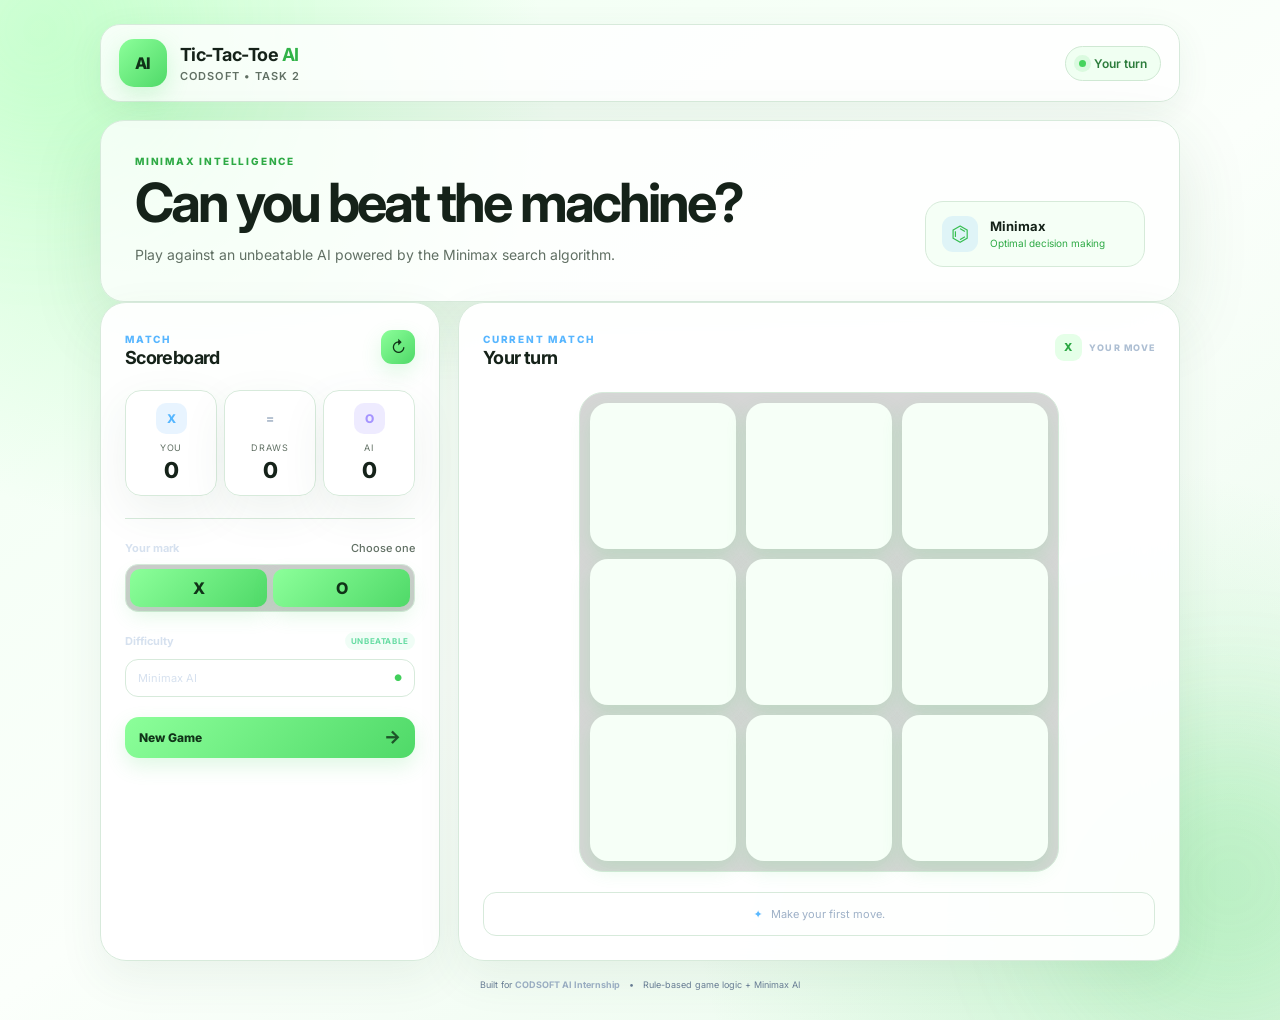
<file: Task_2_Tic_Tac_Toe_AI/index.html>
<!DOCTYPE html>
<html lang="en">
<head>
  <meta charset="UTF-8">
  <meta name="viewport" content="width=device-width, initial-scale=1.0">
  <meta name="description" content="CODSOFT Task 2 - Tic-Tac-Toe AI using the Minimax algorithm">
  <title>Tic-Tac-Toe AI | CODSOFT Task 2</title>
  <link rel="preconnect" href="https://fonts.googleapis.com">
  <link rel="preconnect" href="https://fonts.gstatic.com" crossorigin>
  <link href="https://fonts.googleapis.com/css2?family=Inter:wght@400;500;600;700;800&display=swap" rel="stylesheet">
  <link rel="stylesheet" href="style.css">
</head>
<body>
  <div class="ambient ambient-one"></div>
  <div class="ambient ambient-two"></div>

  <main class="app-shell">
    <header class="topbar">
      <div class="brand">
        <div class="brand-mark">AI</div>
        <div>
          <h1>Tic-Tac-Toe <span>AI</span></h1>
          <p>CODSOFT • Task 2</p>
        </div>
      </div>
      <div class="status-pill" id="statusPill">
        <span class="status-dot"></span>
        <span id="statusText">Ready to play</span>
      </div>
    </header>

    <section class="hero">
      <div>
        <p class="eyebrow">MINIMAX INTELLIGENCE</p>
        <h2>Can you beat the machine?</h2>
        <p class="hero-copy">Play against an unbeatable AI powered by the Minimax search algorithm.</p>
      </div>
      <div class="algorithm-card">
        <span class="algorithm-icon">⌬</span>
        <div>
          <strong>Minimax</strong>
          <small>Optimal decision making</small>
        </div>
      </div>
    </section>

    <section class="game-layout">
      <aside class="panel side-panel">
        <div class="panel-heading">
          <div>
            <span class="panel-kicker">MATCH</span>
            <h3>Scoreboard</h3>
          </div>
          <button class="icon-button" id="resetScoreBtn" title="Reset score" aria-label="Reset score">↻</button>
        </div>

        <div class="score-grid">
          <div class="score-card player-card">
            <div class="avatar x-avatar">X</div>
            <div class="score-name">You</div>
            <div class="score" id="playerScore">0</div>
          </div>
          <div class="score-card draw-card">
            <div class="avatar draw-avatar">=</div>
            <div class="score-name">Draws</div>
            <div class="score" id="drawScore">0</div>
          </div>
          <div class="score-card ai-card">
            <div class="avatar o-avatar">O</div>
            <div class="score-name">AI</div>
            <div class="score" id="aiScore">0</div>
          </div>
        </div>

        <div class="divider"></div>

        <div class="control-block">
          <div class="control-label">
            <span>Your mark</span>
            <span class="muted">Choose one</span>
          </div>
          <div class="mark-toggle">
            <button class="mark-btn active" data-mark="X">X</button>
            <button class="mark-btn" data-mark="O">O</button>
          </div>
        </div>

        <div class="control-block">
          <div class="control-label">
            <span>Difficulty</span>
            <span class="badge">UNBEATABLE</span>
          </div>
          <div class="difficulty">
            <span>Minimax AI</span>
            <span>●</span>
          </div>
        </div>

        <button class="new-game-btn" id="newGameBtn">
          <span>New Game</span>
          <span class="arrow">→</span>
        </button>
      </aside>

      <section class="panel board-panel">
        <div class="board-header">
          <div>
            <span class="panel-kicker">CURRENT MATCH</span>
            <h3 id="roundTitle">Your turn</h3>
          </div>
          <div class="turn-indicator" id="turnIndicator">
            <span class="turn-symbol">X</span>
            <span id="turnText">YOUR MOVE</span>
          </div>
        </div>

        <div class="board-wrap">
          <div class="board" id="board" role="grid" aria-label="Tic-Tac-Toe board">
            <button class="cell" data-index="0" role="gridcell" aria-label="Empty"></button>
            <button class="cell" data-index="1" role="gridcell" aria-label="Empty"></button>
            <button class="cell" data-index="2" role="gridcell" aria-label="Empty"></button>
            <button class="cell" data-index="3" role="gridcell" aria-label="Empty"></button>
            <button class="cell" data-index="4" role="gridcell" aria-label="Empty"></button>
            <button class="cell" data-index="5" role="gridcell" aria-label="Empty"></button>
            <button class="cell" data-index="6" role="gridcell" aria-label="Empty"></button>
            <button class="cell" data-index="7" role="gridcell" aria-label="Empty"></button>
            <button class="cell" data-index="8" role="gridcell" aria-label="Empty"></button>
          </div>
        </div>

        <div class="game-message" id="gameMessage" aria-live="polite">
          <span class="message-icon">✦</span>
          <span id="messageText">Make your first move.</span>
        </div>
      </section>
    </section>

    <footer class="footer">
      <span>Built for <strong>CODSOFT AI Internship</strong></span>
      <span>•</span>
      <span>Rule-based game logic + Minimax AI</span>
    </footer>
  </main>

  <div class="modal-backdrop" id="resultModal" aria-hidden="true">
    <div class="result-modal">
      <button class="modal-close" id="modalClose" aria-label="Close">×</button>
      <div class="result-icon" id="resultIcon">✦</div>
      <p class="eyebrow">ROUND COMPLETE</p>
      <h2 id="resultTitle">You win!</h2>
      <p id="resultSubtitle">Excellent move.</p>
      <button class="new-game-btn" id="modalNewGame">Play Again <span class="arrow">→</span></button>
    </div>
  </div>

  <script src="script.js"></script>
</body>
</html>
</file>
<file: Task_2_Tic_Tac_Toe_AI/style.css>
:root {
  --bg: #07111f;
  --panel: rgba(13, 26, 45, 0.82);
  --panel-strong: #0e2036;
  --border: rgba(255, 255, 255, 0.09);
  --text: #f6f9ff;
  --muted: #8fa2bb;
  --blue: #42a5ff;
  --blue-2: #6b7cff;
  --cyan: #39d9ff;
  --green: #56e39f;
  --danger: #ff6b8a;
  --shadow: 0 24px 70px rgba(0, 0, 0, 0.34);
}

* { box-sizing: border-box; }
html { min-height: 100%; }
body {
  margin: 0;
  min-height: 100vh;
  color: var(--text);
  font-family: "Inter", system-ui, -apple-system, BlinkMacSystemFont, "Segoe UI", sans-serif;
  background:
    radial-gradient(circle at 15% 15%, rgba(66,165,255,.13), transparent 30%),
    radial-gradient(circle at 88% 85%, rgba(107,124,255,.13), transparent 32%),
    linear-gradient(145deg, #06101d 0%, #0a1728 48%, #07111f 100%);
  overflow-x: hidden;
}

button { font: inherit; }
.ambient { position: fixed; border-radius: 50%; filter: blur(80px); pointer-events: none; opacity: .26; }
.ambient-one { width: 260px; height: 260px; background: #1688ff; top: -100px; left: -90px; }
.ambient-two { width: 300px; height: 300px; background: #6c5cff; bottom: -130px; right: -100px; }

.app-shell { width: min(1160px, calc(100% - 36px)); margin: 0 auto; padding: 28px 0 22px; position: relative; z-index: 1; }

.topbar { display:flex; justify-content:space-between; align-items:center; gap:20px; }
.brand { display:flex; align-items:center; gap:13px; }
.brand-mark {
  width:48px; height:48px; border-radius:15px; display:grid; place-items:center;
  font-weight:800; letter-spacing:-.05em; color:white;
  background: linear-gradient(135deg, #36a7ff, #6d6cff);
  box-shadow: 0 10px 30px rgba(54,167,255,.22);
}
.brand h1 { font-size: 18px; margin:0; letter-spacing:-.03em; }
.brand h1 span { color: #59b4ff; }
.brand p { margin:4px 0 0; color:var(--muted); font-size:11px; font-weight:600; letter-spacing:.1em; text-transform:uppercase; }

.status-pill {
  display:flex; align-items:center; gap:8px; border:1px solid var(--border);
  background:rgba(255,255,255,.035); border-radius:999px; padding:9px 13px;
  color:#b8c7d9; font-size:12px; font-weight:600; backdrop-filter:blur(14px);
}
.status-dot { width:7px; height:7px; border-radius:50%; background:var(--green); box-shadow:0 0 13px var(--green); }

.hero { display:flex; justify-content:space-between; align-items:flex-end; gap:30px; padding:52px 2px 34px; }
.eyebrow, .panel-kicker { margin:0 0 8px; color:#57b6ff; font-size:10px; font-weight:800; letter-spacing:.18em; }
.hero h2 { margin:0; font-size:clamp(32px, 5vw, 54px); line-height:1.02; letter-spacing:-.055em; }
.hero-copy { margin:13px 0 0; color:var(--muted); max-width:560px; font-size:14px; line-height:1.7; }
.algorithm-card {
  min-width:220px; display:flex; align-items:center; gap:12px; padding:14px 16px;
  border:1px solid var(--border); border-radius:18px; background:rgba(255,255,255,.035);
  backdrop-filter:blur(14px);
}
.algorithm-icon { width:36px; height:36px; display:grid; place-items:center; border-radius:11px; background:rgba(66,165,255,.12); color:#6dc3ff; font-size:21px; }
.algorithm-card strong { display:block; font-size:13px; }
.algorithm-card small { display:block; color:var(--muted); font-size:10px; margin-top:3px; }

.game-layout { display:grid; grid-template-columns: 340px 1fr; gap:18px; align-items:stretch; }
.panel {
  border:1px solid var(--border); border-radius:26px; background:var(--panel);
  box-shadow:var(--shadow); backdrop-filter:blur(20px);
}
.side-panel { padding:24px; }
.panel-heading, .board-header { display:flex; justify-content:space-between; align-items:center; gap:15px; }
.panel h3 { margin:0; font-size:18px; letter-spacing:-.035em; }
.icon-button {
  border:1px solid var(--border); background:rgba(255,255,255,.035); color:#a9bbd0;
  width:34px; height:34px; border-radius:11px; cursor:pointer; transition:.2s;
}
.icon-button:hover { transform:translateY(-1px); color:white; border-color:rgba(255,255,255,.2); }

.score-grid { display:grid; grid-template-columns:repeat(3,1fr); gap:7px; margin-top:22px; }
.score-card { text-align:center; padding:12px 5px; border-radius:16px; background:rgba(255,255,255,.025); border:1px solid rgba(255,255,255,.05); }
.avatar { width:31px; height:31px; margin:0 auto 8px; display:grid; place-items:center; border-radius:10px; font-weight:800; font-size:12px; }
.x-avatar { color:#55b6ff; background:rgba(66,165,255,.12); }
.o-avatar { color:#a594ff; background:rgba(125,101,255,.13); }
.draw-avatar { color:#aab8ca; background:rgba(255,255,255,.06); }
.score-name { color:var(--muted); font-size:9px; text-transform:uppercase; letter-spacing:.09em; }
.score { font-size:22px; font-weight:800; margin-top:4px; }
.divider { height:1px; background:var(--border); margin:22px 0; }

.control-block { margin-bottom:20px; }
.control-label { display:flex; justify-content:space-between; align-items:center; margin-bottom:9px; font-size:11px; font-weight:700; color:#d6e1ef; }
.muted { color:var(--muted); font-weight:500; }
.badge { color:#65dca2; font-size:8px; padding:4px 6px; border-radius:999px; background:rgba(86,227,159,.09); letter-spacing:.08em; }
.mark-toggle { display:grid; grid-template-columns:1fr 1fr; gap:6px; padding:4px; border-radius:13px; background:rgba(0,0,0,.2); border:1px solid var(--border); }
.mark-btn {
  border:0; border-radius:10px; padding:9px; color:#8195ad; background:transparent;
  cursor:pointer; font-weight:800; transition:.2s;
}
.mark-btn.active { color:white; background:linear-gradient(135deg, #218ee7, #596bff); box-shadow:0 5px 15px rgba(45,127,234,.22); }
.difficulty { display:flex; justify-content:space-between; align-items:center; border:1px solid var(--border); border-radius:13px; padding:11px 12px; color:#d6e1ef; font-size:11px; background:rgba(255,255,255,.025); }
.difficulty span:last-child { color:var(--green); font-size:9px; }

.new-game-btn {
  width:100%; display:flex; justify-content:space-between; align-items:center; border:0; cursor:pointer;
  border-radius:14px; padding:13px 14px; color:white; font-weight:800; font-size:12px;
  background:linear-gradient(135deg, #258fe9, #5969f8); box-shadow:0 12px 25px rgba(52,115,232,.2);
  transition:transform .2s, box-shadow .2s;
}
.new-game-btn:hover { transform:translateY(-2px); box-shadow:0 15px 30px rgba(52,115,232,.28); }
.arrow { font-size:18px; line-height:0; opacity:.8; }

.board-panel { padding:24px; display:flex; flex-direction:column; min-height:600px; }
.turn-indicator { display:flex; align-items:center; gap:7px; color:#aebfd3; font-size:9px; font-weight:800; letter-spacing:.12em; }
.turn-symbol { width:27px; height:27px; border-radius:9px; display:grid; place-items:center; background:rgba(66,165,255,.1); color:#59b8ff; font-size:11px; }
.board-wrap { flex:1; display:grid; place-items:center; padding:24px 0 20px; }
.board {
  width:min(100%, 480px); aspect-ratio:1; display:grid; grid-template-columns:repeat(3,1fr);
  gap:10px; padding:10px; border-radius:24px; background:rgba(0,0,0,.16);
  border:1px solid var(--border);
}
.cell {
  position:relative; border:1px solid rgba(255,255,255,.065); border-radius:18px;
  background:rgba(255,255,255,.027); cursor:pointer; color:white; font-size:clamp(38px, 8vw, 68px);
  font-weight:800; transition:background .18s, transform .18s, border-color .18s;
}
.cell:hover:not(.filled) { background:rgba(66,165,255,.075); border-color:rgba(66,165,255,.35); transform:translateY(-1px); }
.cell.filled { cursor:default; }
.cell.x { color:#58baff; text-shadow:0 0 24px rgba(66,165,255,.32); }
.cell.o { color:#a695ff; text-shadow:0 0 24px rgba(128,101,255,.28); }
.cell.win { animation:winPulse .8s ease-in-out infinite alternate; border-color:rgba(86,227,159,.65); background:rgba(86,227,159,.08); }
.cell.pop { animation:pop .25s ease-out; }
@keyframes pop { 0%{transform:scale(.65);opacity:.2} 100%{transform:scale(1);opacity:1} }
@keyframes winPulse { from{box-shadow:0 0 0 rgba(86,227,159,0)} to{box-shadow:0 0 28px rgba(86,227,159,.13)} }

.game-message {
  display:flex; align-items:center; justify-content:center; gap:8px; min-height:44px; padding:10px 15px;
  color:#9eb1c7; font-size:11px; border:1px solid var(--border); border-radius:13px; background:rgba(255,255,255,.025);
}
.message-icon { color:#59b8ff; }

.footer { display:flex; justify-content:center; gap:9px; color:#687d96; font-size:9px; padding:18px 0 0; }
.footer strong { color:#9db0c6; }

.modal-backdrop {
  position:fixed; inset:0; display:grid; place-items:center; padding:20px; background:rgba(2,8,16,.72);
  backdrop-filter:blur(9px); opacity:0; visibility:hidden; transition:.22s; z-index:10;
}
.modal-backdrop.show { opacity:1; visibility:visible; }
.result-modal {
  width:min(400px,100%); padding:34px 28px 28px; text-align:center; border:1px solid rgba(255,255,255,.12);
  border-radius:26px; background:#0d1c30; box-shadow:0 30px 100px rgba(0,0,0,.55); transform:translateY(10px) scale(.98); transition:.22s;
}
.show .result-modal { transform:none; }
.modal-close { position:absolute; margin:-17px 0 0 143px; border:0; background:transparent; color:#8296ad; font-size:25px; cursor:pointer; }
.result-icon { width:62px; height:62px; margin:0 auto 20px; display:grid; place-items:center; border-radius:20px; color:#5abaff; background:rgba(66,165,255,.1); font-size:28px; }
.result-modal h2 { margin:0; font-size:30px; letter-spacing:-.05em; }
.result-modal p:not(.eyebrow) { color:var(--muted); font-size:12px; margin:9px 0 24px; }

@media (max-width: 860px) {
  .game-layout { grid-template-columns:1fr; }
  .side-panel { order:2; }
  .board-panel { min-height:unset; }
  .board { width:min(100%, 500px); }
}
@media (max-width: 600px) {
  .app-shell { width:min(100% - 22px, 1160px); padding-top:16px; }
  .hero { padding:35px 2px 24px; flex-direction:column; align-items:stretch; }
  .algorithm-card { min-width:0; }
  .topbar .status-pill { display:none; }
  .panel { border-radius:20px; }
  .board-panel, .side-panel { padding:17px; }
  .board { gap:6px; padding:7px; border-radius:19px; }
  .cell { border-radius:13px; }
  .footer { text-align:center; flex-wrap:wrap; }
}


/* ===== LIGHTGREEN UI/UX REFRESH ===== */
:root{
  --bg:#effff1;
  --panel:rgba(255,255,255,.94);
  --panel-strong:#f7fff8;
  --border:#d7eadb;
  --text:#152219;
  --muted:#617064;
  --blue:#4fd968;
  --blue-2:#8cff9a;
  --cyan:#67e878;
  --green:#42cf5b;
  --danger:#ef6d76;
  --shadow:0 24px 70px rgba(46,101,57,.13);
}
body{
  color:var(--text);
  background:
    radial-gradient(circle at 12% 12%,rgba(140,255,154,.36),transparent 28%),
    radial-gradient(circle at 88% 88%,rgba(79,217,104,.20),transparent 30%),
    linear-gradient(145deg,#effff1 0%,#fbfffb 52%,#e8faeb 100%);
}
.ambient-one{background:#8cff9a;opacity:.25}
.ambient-two{background:#4fd968;opacity:.20}
.app-shell{width:min(1080px,calc(100% - 28px));padding:24px 0 30px}
.topbar{
  background:rgba(255,255,255,.82);
  border:1px solid var(--border);
  border-radius:20px;
  padding:14px 18px;
  box-shadow:0 10px 35px rgba(54,105,65,.07);
}
.brand-mark{
  background:linear-gradient(135deg,#8cff9a,#4fd968)!important;
  color:#103318!important;
  box-shadow:0 8px 22px rgba(79,217,104,.22);
}
.brand h1 span{
  color:#31b348!important;
  background:none!important;
  -webkit-text-fill-color:initial!important;
}
.status-pill{
  background:#f0fff2!important;
  border:1px solid #cfe8d3!important;
  color:#2c7c3c!important;
}
.status-dot{background:#45d45d!important;box-shadow:0 0 0 5px rgba(69,212,93,.13)!important}
.hero{
  margin-top:18px;
  background:rgba(255,255,255,.76);
  border:1px solid var(--border);
  border-radius:24px;
  padding:34px;
  box-shadow:var(--shadow);
}
.eyebrow,.algorithm-card small{color:#2eaa45!important}
.algorithm-card{
  background:#f5fff6!important;
  border-color:#d6ead9!important;
}
.algorithm-icon{color:#35bd4f!important}
.board-card,.score-card,.info-card,.game-card,.panel,.card{
  background:rgba(255,255,255,.95)!important;
  border-color:var(--border)!important;
  box-shadow:0 16px 45px rgba(54,105,65,.08)!important;
}
.cell{
  background:#f6fff7!important;
  border-color:#cfe6d2!important;
  color:#2db445!important;
  transition:.18s;
}
.cell:hover{
  background:#e6ffe9!important;
  border-color:#69df7a!important;
  transform:translateY(-1px);
}
.cell.x{color:#239c38!important}
.cell.o{color:#4dcf65!important}
button,.primary-btn,.new-game-btn{
  background:linear-gradient(135deg,#8cff9a,#4fd968)!important;
  color:#103318!important;
  border:0!important;
  box-shadow:0 8px 20px rgba(79,217,104,.18)!important;
}
button:hover,.primary-btn:hover,.new-game-btn:hover{filter:brightness(.98);transform:translateY(-1px)}
.secondary-btn{
  background:#f5fff6!important;
  color:#2c7c3c!important;
  border:1px solid #cfe8d3!important;
}
.score-number{color:#2aa943!important}
.turn-symbol{background:#e5ffe8!important;color:#2ba743!important}
.modal,.result-modal{
  background:rgba(20,45,25,.45)!important;
}
.modal-content,.result-content{
  background:#fff!important;
  border:1px solid var(--border)!important;
}
@media(max-width:700px){
 .app-shell{width:min(100% - 16px,1080px)}
 .topbar{padding:12px}
 .hero{padding:24px}
}
</file>
